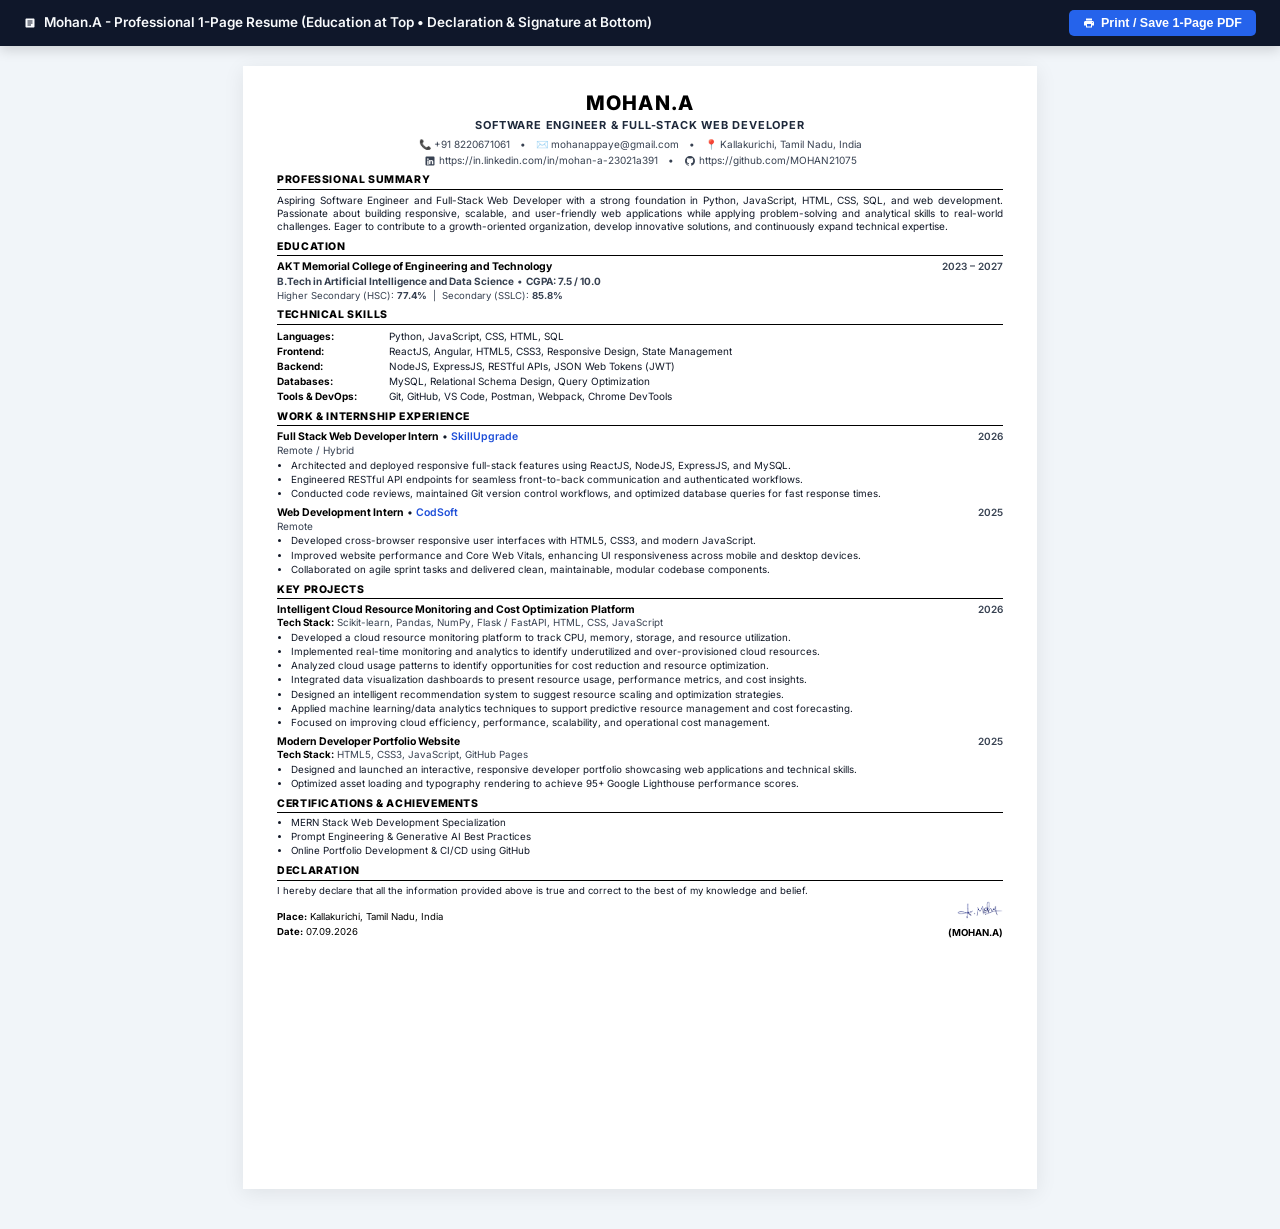
<file: index.html>
<!DOCTYPE html>
<html lang="en">
<head>
  <meta charset="UTF-8">
  <meta name="viewport" content="width=device-width, initial-scale=1.0">
  <title>MOHAN.A - Software Engineer &amp; Full-Stack Web Developer Resume</title>
  <link rel="preconnect" href="https://fonts.googleapis.com">
  <link rel="preconnect" href="https://fonts.gstatic.com" crossorigin>
  <link href="https://fonts.googleapis.com/css2?family=Inter:wght@400;500;600;700;800&display=swap" rel="stylesheet">
  <style>
    :root {
      --primary-color: #000000;
      --text-main: #111827;
      --text-muted: #374151;
      --text-light: #4b5563;
      --border-color: #000000;
      --link-color: #1d4ed8;
      --bg-page: #ffffff;
    }

    * {
      box-sizing: border-box;
      margin: 0;
      padding: 0;
    }

    body {
      font-family: 'Inter', -apple-system, BlinkMacSystemFont, "Segoe UI", Roboto, Helvetica, Arial, sans-serif;
      color: var(--text-main);
      background-color: #f1f5f9;
      font-size: 11px;
      line-height: 1.32;
      -webkit-font-smoothing: antialiased;
    }

    /* Top Action Toolbar */
    .no-print-toolbar {
      background: #0f172a;
      color: #f8fafc;
      padding: 10px 24px;
      display: flex;
      justify-content: space-between;
      align-items: center;
      box-shadow: 0 4px 12px rgba(0,0,0,0.15);
      position: sticky;
      top: 0;
      z-index: 100;
    }

    .toolbar-title {
      font-weight: 600;
      font-size: 13.5px;
      display: flex;
      align-items: center;
      gap: 8px;
    }

    .toolbar-actions {
      display: flex;
      gap: 10px;
      align-items: center;
    }

    .btn {
      padding: 6px 14px;
      border-radius: 5px;
      font-weight: 600;
      font-size: 12.5px;
      cursor: pointer;
      border: none;
      transition: all 0.15s ease;
      display: inline-flex;
      align-items: center;
      gap: 6px;
      text-decoration: none;
    }

    .btn-primary {
      background: #2563eb;
      color: #fff;
    }

    .btn-primary:hover {
      background: #1d4ed8;
    }

    /* Resume Container */
    .resume-wrapper {
      width: 210mm;
      max-width: 100%;
      min-height: 297mm;
      margin: 20px auto 40px auto;
      background: var(--bg-page);
      box-shadow: 0 4px 20px rgba(0,0,0,0.08);
      padding: 24px 34px 20px 34px;
    }

    /* Header */
    .header {
      text-align: center;
      margin-bottom: 6px;
    }

    .header h1 {
      font-size: 20px;
      font-weight: 800;
      letter-spacing: 1.2px;
      color: var(--primary-color);
      margin-bottom: 2px;
      text-transform: uppercase;
    }

    .header .subtitle {
      font-size: 11px;
      font-weight: 700;
      letter-spacing: 0.8px;
      color: #1e293b;
      margin-bottom: 5px;
      text-transform: uppercase;
    }

    .contact-line {
      display: flex;
      justify-content: center;
      flex-wrap: wrap;
      gap: 10px;
      font-size: 10px;
      color: var(--text-muted);
      margin-bottom: 3px;
    }

    .contact-line a {
      color: var(--text-muted);
      text-decoration: none;
      display: inline-flex;
      align-items: center;
      gap: 3px;
    }

    .contact-line a:hover {
      color: var(--link-color);
      text-decoration: underline;
    }

    .icon-svg {
      width: 12px;
      height: 12px;
      vertical-align: -1.5px;
      fill: currentColor;
    }

    /* Section Component */
    .section {
      margin-top: 6px;
    }

    .section-title {
      font-size: 10.5px;
      font-weight: 800;
      letter-spacing: 0.6px;
      text-transform: uppercase;
      color: #000000;
      border-bottom: 1.2px solid #000000;
      padding-bottom: 1.5px;
      margin-bottom: 4px;
    }

    .summary-text {
      text-align: justify;
      color: var(--text-main);
      font-size: 10px;
      line-height: 1.34;
    }

    /* Item Blocks */
    .item-block {
      margin-bottom: 5px;
    }

    .item-block:last-child {
      margin-bottom: 0;
    }

    .item-header {
      display: flex;
      justify-content: space-between;
      align-items: baseline;
      font-size: 10.5px;
    }

    .item-title {
      font-weight: 700;
      color: #000000;
    }

    .item-date {
      font-size: 10px;
      font-weight: 600;
      color: #374151;
    }

    .item-subtitle {
      font-size: 10px;
      color: #374151;
      margin-top: 0.5px;
      margin-bottom: 2px;
      display: flex;
      justify-content: space-between;
    }

    /* Skills Table */
    .skills-table {
      width: 100%;
      border-collapse: collapse;
      font-size: 10px;
    }

    .skills-table td {
      padding: 1px 0;
      vertical-align: top;
      line-height: 1.3;
    }

    .skills-table td.skill-category {
      font-weight: 700;
      color: #000000;
      width: 112px;
      white-space: nowrap;
    }

    .skills-table td.skill-list {
      color: var(--text-main);
    }

    /* Bullet List */
    .bullet-list {
      margin-left: 14px;
      list-style-type: disc;
    }

    .bullet-list li {
      margin-bottom: 1.5px;
      color: var(--text-main);
      font-size: 9.8px;
      line-height: 1.3;
      text-align: justify;
    }

    .tech-stack-line {
      font-size: 9.8px;
      color: #374151;
      margin-bottom: 2px;
    }

    .tech-stack-line strong {
      color: #000000;
    }

    /* Declaration */
    .declaration-content {
      font-size: 9.6px;
      color: var(--text-main);
      line-height: 1.3;
      margin-bottom: 4px;
      text-align: justify;
    }

    .declaration-footer {
      display: flex;
      justify-content: space-between;
      align-items: flex-end;
      font-size: 9.6px;
      color: #000000;
    }

    .declaration-left p {
      margin-bottom: 1.5px;
    }

    .declaration-right {
      display: flex;
      flex-direction: column;
      align-items: flex-end;
      text-align: right;
    }

    .signature-image {
      height: 28px;
      width: auto;
      max-width: 140px;
      object-fit: contain;
      margin-bottom: -2px;
      display: block;
    }

    .declaration-signature {
      font-weight: 700;
      color: #000000;
    }

    /* Print Setup for Strict 1-Page Layout */
    @media print {
      html, body {
        background-color: #fff;
        width: 210mm;
        height: 297mm;
        margin: 0;
        padding: 0;
        font-size: 10px;
        line-height: 1.28;
        color: #000000;
        -webkit-print-color-adjust: exact;
        print-color-adjust: exact;
      }

      .no-print-toolbar {
        display: none !important;
      }

      .resume-wrapper {
        width: 100%;
        min-height: 100%;
        margin: 0;
        padding: 0;
        box-shadow: none;
      }

      .header h1 {
        font-size: 18.5px;
        margin-bottom: 1.5px;
      }

      .header .subtitle {
        font-size: 10.5px;
        margin-bottom: 4px;
      }

      .contact-line {
        font-size: 9.5px;
        margin-bottom: 2px;
        gap: 8px;
      }

      .section {
        margin-top: 5px;
        page-break-inside: avoid;
        break-inside: avoid;
      }

      .section-title {
        font-size: 10px;
        padding-bottom: 1px;
        margin-bottom: 3px;
        border-bottom: 1.2px solid #000000;
      }

      .summary-text {
        font-size: 9.6px;
        line-height: 1.3;
      }

      .item-header {
        font-size: 10px;
      }

      .item-title {
        font-size: 10px;
      }

      .item-date {
        font-size: 9.5px;
      }

      .item-subtitle {
        font-size: 9.5px;
        margin-bottom: 1.5px;
      }

      .skills-table td {
        padding: 0.8px 0;
        font-size: 9.5px;
        line-height: 1.25;
      }

      .skills-table td.skill-category {
        width: 105px;
      }

      .bullet-list li {
        font-size: 9.3px;
        line-height: 1.26;
        margin-bottom: 1.2px;
      }

      .tech-stack-line {
        font-size: 9.3px;
        margin-bottom: 1.5px;
      }

      .declaration-content {
        font-size: 9.2px;
        line-height: 1.25;
        margin-bottom: 2px;
      }

      .declaration-footer {
        font-size: 9.2px;
      }

      .signature-image {
        height: 25px;
      }

      @page {
        size: A4 portrait;
        margin: 7mm 10mm 5mm 10mm;
      }
    }
  </style>
</head>
<body>

  <!-- Action Toolbar (Hidden during print) -->
  <div class="no-print-toolbar">
    <div class="toolbar-title">
      <svg class="icon-svg" viewBox="0 0 24 24"><path d="M19 3H5c-1.1 0-2 .9-2 2v14c0 1.1.9 2 2 2h14c1.1 0 2-.9 2-2V5c0-1.1-.9-2-2-2zm-5 14H7v-2h7v2zm3-4H7v-2h10v2zm0-4H7V7h10v2z"/></svg>
      <span>Mohan.A - Professional 1-Page Resume (Education at Top &bull; Declaration &amp; Signature at Bottom)</span>
    </div>
    <div class="toolbar-actions">
      <button class="btn btn-primary" onclick="window.print()">
        <svg class="icon-svg" viewBox="0 0 24 24"><path d="M19 8H5c-1.66 0-3 1.34-3 3v6h4v4h12v-4h4v-6c0-1.66-1.34-3-3-3zm-3 11H8v-5h8v5zm3-7c-.55 0-1-.45-1-1s.45-1 1-1 1 .45 1 1-.45 1-1 1zm-1-9H6v4h12V3z"/></svg>
        Print / Save 1-Page PDF
      </button>
    </div>
  </div>

  <div class="resume-wrapper">
    <!-- Header -->
    <header class="header">
      <h1>MOHAN.A</h1>
      <div class="subtitle">SOFTWARE ENGINEER &amp; FULL-STACK WEB DEVELOPER</div>
      
      <div class="contact-line">
        <span>📞 +91 8220671061</span>
        <span>•</span>
        <span>✉️ <a href="mailto:mohanappaye@gmail.com">mohanappaye@gmail.com</a></span>
        <span>•</span>
        <span>📍 Kallakurichi, Tamil Nadu, India</span>
      </div>
      
      <div class="contact-line">
        <a href="https://in.linkedin.com/in/mohan-a-23021a391" target="_blank" rel="noreferrer">
          <svg class="icon-svg" viewBox="0 0 24 24"><path d="M19 3a2 2 0 0 1 2 2v14a2 2 0 0 1-2 2H5a2 2 0 0 1-2-2V5a2 2 0 0 1 2-2h14m-.5 15.5v-5.3a3.26 3.26 0 0 0-3.26-3.26c-.85 0-1.84.52-2.28 1.3v-1.11h-2.79v8.37h2.79v-4.93c0-.77.62-1.4 1.39-1.4a1.4 1.4 0 0 1 1.4 1.4v4.93h2.75M6.46 10.9v8.37H9.2V10.9H6.46M7.83 6.64a1.65 1.65 0 1 0-.01 3.3 1.65 1.65 0 0 0 .01-3.3Z"/></svg>
          https://in.linkedin.com/in/mohan-a-23021a391
        </a>
        <span>•</span>
        <a href="https://github.com/MOHAN21075" target="_blank" rel="noreferrer">
          <svg class="icon-svg" viewBox="0 0 24 24"><path d="M12 2A10 10 0 0 0 2 12c0 4.42 2.87 8.17 6.84 9.5.5.08.66-.23.66-.5v-1.69c-2.77.6-3.36-1.34-3.36-1.34-.46-1.16-1.11-1.47-1.11-1.47-.91-.62.07-.6.07-.6 1 .07 1.53 1.03 1.53 1.03.87 1.52 2.34 1.07 2.91.83.09-.65.35-1.09.63-1.34-2.22-.25-4.55-1.11-4.55-4.92 0-1.11.38-2 1.03-2.71-.1-.25-.45-1.29.1-2.64 0 0 .84-.27 2.75 1.02.79-.22 1.65-.33 2.5-.33.85 0 1.71.11 2.5.33 1.91-1.29 2.75-1.02 2.75-1.02.55 1.35.2 2.39.1 2.64.65.71 1.03 1.6 1.03 2.71 0 3.82-2.34 4.66-4.57 4.91.36.31.69.92.69 1.85V21c0 .27.16.59.67.5C19.14 20.16 22 16.42 22 12A10 10 0 0 0 12 2Z"/></svg>
          https://github.com/MOHAN21075
        </a>
      </div>
    </header>

    <!-- 1. PROFESSIONAL SUMMARY -->
    <section class="section">
      <h2 class="section-title">Professional Summary</h2>
      <p class="summary-text">
        Aspiring Software Engineer and Full-Stack Web Developer with a strong foundation in Python, JavaScript, HTML, CSS, SQL, and web development. Passionate about building responsive, scalable, and user-friendly web applications while applying problem-solving and analytical skills to real-world challenges. Eager to contribute to a growth-oriented organization, develop innovative solutions, and continuously expand technical expertise.
      </p>
    </section>

    <!-- 2. EDUCATION (Positioned directly after Professional Summary, before Technical Skills) -->
    <section class="section">
      <h2 class="section-title">Education</h2>
      <div class="item-block">
        <div class="item-header">
          <span class="item-title">AKT Memorial College of Engineering and Technology</span>
          <span class="item-date">2023 – 2027</span>
        </div>
        <div class="item-subtitle">
          <span><strong>B.Tech in Artificial Intelligence and Data Science</strong> • <strong>CGPA: 7.5 / 10.0</strong></span>
        </div>
        <div style="font-size: 9.6px; color: #374151;">
          Higher Secondary (HSC): <strong>77.4%</strong> &nbsp;|&nbsp; Secondary (SSLC): <strong>85.8%</strong>
        </div>
      </div>
    </section>

    <!-- 3. TECHNICAL SKILLS -->
    <section class="section">
      <h2 class="section-title">Technical Skills</h2>
      <table class="skills-table">
        <tr>
          <td class="skill-category">Languages:</td>
          <td class="skill-list">Python, JavaScript, CSS, HTML, SQL</td>
        </tr>
        <tr>
          <td class="skill-category">Frontend:</td>
          <td class="skill-list">ReactJS, Angular, HTML5, CSS3, Responsive Design, State Management</td>
        </tr>
        <tr>
          <td class="skill-category">Backend:</td>
          <td class="skill-list">NodeJS, ExpressJS, RESTful APIs, JSON Web Tokens (JWT)</td>
        </tr>
        <tr>
          <td class="skill-category">Databases:</td>
          <td class="skill-list">MySQL, Relational Schema Design, Query Optimization</td>
        </tr>
        <tr>
          <td class="skill-category">Tools &amp; DevOps:</td>
          <td class="skill-list">Git, GitHub, VS Code, Postman, Webpack, Chrome DevTools</td>
        </tr>
      </table>
    </section>

    <!-- 4. WORK & INTERNSHIP EXPERIENCE -->
    <section class="section">
      <h2 class="section-title">Work &amp; Internship Experience</h2>
      
      <div class="item-block">
        <div class="item-header">
          <div>
            <span class="item-title">Full Stack Web Developer Intern</span> • <span style="font-weight:600; color:#1d4ed8;">SkillUpgrade</span>
          </div>
          <span class="item-date">2026</span>
        </div>
        <div class="item-subtitle">
          <span>Remote / Hybrid</span>
        </div>
        <ul class="bullet-list">
          <li>Architected and deployed responsive full-stack features using ReactJS, NodeJS, ExpressJS, and MySQL.</li>
          <li>Engineered RESTful API endpoints for seamless front-to-back communication and authenticated workflows.</li>
          <li>Conducted code reviews, maintained Git version control workflows, and optimized database queries for fast response times.</li>
        </ul>
      </div>

      <div class="item-block">
        <div class="item-header">
          <div>
            <span class="item-title">Web Development Intern</span> • <span style="font-weight:600; color:#1d4ed8;">CodSoft</span>
          </div>
          <span class="item-date">2025</span>
        </div>
        <div class="item-subtitle">
          <span>Remote</span>
        </div>
        <ul class="bullet-list">
          <li>Developed cross-browser responsive user interfaces with HTML5, CSS3, and modern JavaScript.</li>
          <li>Improved website performance and Core Web Vitals, enhancing UI responsiveness across mobile and desktop devices.</li>
          <li>Collaborated on agile sprint tasks and delivered clean, maintainable, modular codebase components.</li>
        </ul>
      </div>
    </section>

    <!-- 5. KEY PROJECTS -->
    <section class="section">
      <h2 class="section-title">Key Projects</h2>
      
      <div class="item-block">
        <div class="item-header">
          <span class="item-title">Intelligent Cloud Resource Monitoring and Cost Optimization Platform</span>
          <span class="item-date">2026</span>
        </div>
        <div class="tech-stack-line">
          <strong>Tech Stack:</strong> Scikit-learn, Pandas, NumPy, Flask / FastAPI, HTML, CSS, JavaScript
        </div>
        <ul class="bullet-list">
          <li>Developed a cloud resource monitoring platform to track CPU, memory, storage, and resource utilization.</li>
          <li>Implemented real-time monitoring and analytics to identify underutilized and over-provisioned cloud resources.</li>
          <li>Analyzed cloud usage patterns to identify opportunities for cost reduction and resource optimization.</li>
          <li>Integrated data visualization dashboards to present resource usage, performance metrics, and cost insights.</li>
          <li>Designed an intelligent recommendation system to suggest resource scaling and optimization strategies.</li>
          <li>Applied machine learning/data analytics techniques to support predictive resource management and cost forecasting.</li>
          <li>Focused on improving cloud efficiency, performance, scalability, and operational cost management.</li>
        </ul>
      </div>

      <div class="item-block">
        <div class="item-header">
          <span class="item-title">Modern Developer Portfolio Website</span>
          <span class="item-date">2025</span>
        </div>
        <div class="tech-stack-line">
          <strong>Tech Stack:</strong> HTML5, CSS3, JavaScript, GitHub Pages
        </div>
        <ul class="bullet-list">
          <li>Designed and launched an interactive, responsive developer portfolio showcasing web applications and technical skills.</li>
          <li>Optimized asset loading and typography rendering to achieve 95+ Google Lighthouse performance scores.</li>
        </ul>
      </div>
    </section>

    <!-- 6. CERTIFICATIONS & ACHIEVEMENTS -->
    <section class="section">
      <h2 class="section-title">Certifications &amp; Achievements</h2>
      <ul class="bullet-list">
        <li>MERN Stack Web Development Specialization</li>
        <li>Prompt Engineering &amp; Generative AI Best Practices</li>
        <li>Online Portfolio Development &amp; CI/CD using GitHub</li>
      </ul>
    </section>

    <!-- 7. DECLARATION -->
    <section class="section">
      <h2 class="section-title">Declaration</h2>
      <p class="declaration-content">
        I hereby declare that all the information provided above is true and correct to the best of my knowledge and belief.
      </p>
      <div class="declaration-footer">
        <div class="declaration-left">
          <p><strong>Place:</strong> Kallakurichi, Tamil Nadu, India</p>
          <p><strong>Date:</strong> 07.09.2026</p>
        </div>
        <div class="declaration-right">
          <img src="signature.png" alt="Signature of Mohan.A" class="signature-image" />
          <div class="declaration-signature">(MOHAN.A)</div>
        </div>
      </div>
    </section>
  </div>

</body>
</html>
</file>
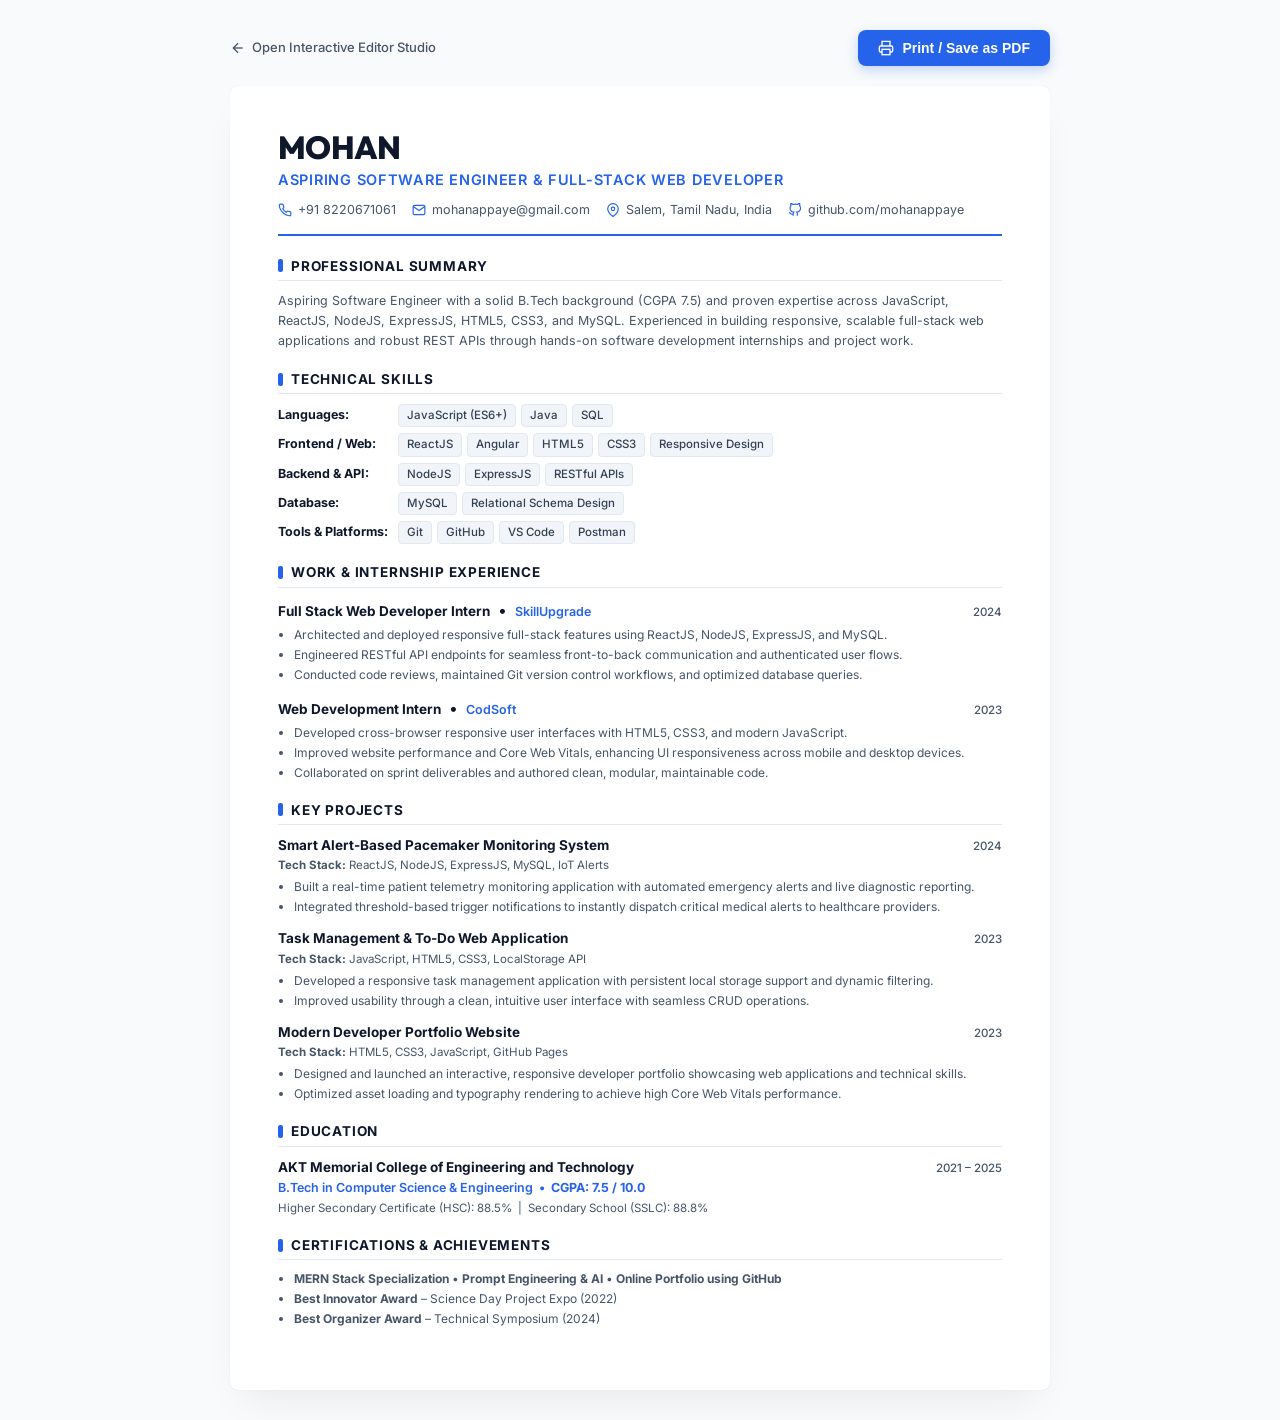
<file: resume.html>
<!DOCTYPE html>
<html lang="en">
<head>
  <meta charset="UTF-8">
  <meta name="viewport" content="width=device-width, initial-scale=1.0">
  <title>MOHAN - Resume | Full-Stack Software Engineer</title>
  <link rel="preconnect" href="https://fonts.googleapis.com">
  <link rel="preconnect" href="https://fonts.gstatic.com" crossorigin>
  <link href="https://fonts.googleapis.com/css2?family=Inter:wght@300;400;500;600;700;800&family=Outfit:wght@600;700;800&display=swap" rel="stylesheet">
  <style>
    :root {
      --primary: #2563eb;
      --primary-dark: #1d4ed8;
      --text-main: #0f172a;
      --text-muted: #475569;
      --bg-page: #f8fafc;
      --border-color: #e2e8f0;
      --tag-bg: #f1f5f9;
      --font-body: 'Inter', system-ui, -apple-system, sans-serif;
      --font-heading: 'Outfit', 'Inter', sans-serif;
    }

    * {
      box-sizing: border-box;
      margin: 0;
      padding: 0;
    }

    body {
      font-family: var(--font-body);
      background-color: var(--bg-page);
      color: var(--text-main);
      line-height: 1.5;
      padding: 30px 16px;
      display: flex;
      flex-direction: column;
      align-items: center;
      min-height: 100vh;
    }

    .action-bar {
      max-width: 820px;
      width: 100%;
      display: flex;
      justify-content: space-between;
      align-items: center;
      margin-bottom: 20px;
    }

    .btn-print {
      background: var(--primary);
      color: white;
      border: none;
      padding: 10px 20px;
      border-radius: 8px;
      font-weight: 600;
      font-size: 14px;
      cursor: pointer;
      display: inline-flex;
      align-items: center;
      gap: 8px;
      box-shadow: 0 4px 12px rgba(37, 99, 235, 0.25);
      transition: all 0.2s ease;
      text-decoration: none;
    }

    .btn-print:hover {
      background: var(--primary-dark);
      transform: translateY(-1px);
    }

    .btn-back {
      color: var(--text-muted);
      text-decoration: none;
      font-size: 13px;
      font-weight: 500;
      display: flex;
      align-items: center;
      gap: 6px;
    }

    .btn-back:hover {
      color: var(--primary);
    }

    .resume-sheet {
      width: 100%;
      max-width: 820px;
      background: #ffffff;
      padding: 44px 48px;
      border-radius: 8px;
      box-shadow: 0 20px 40px -15px rgba(0, 0, 0, 0.08), 0 0 1px rgba(0,0,0,0.15);
    }

    /* Resume Header */
    .resume-header {
      border-bottom: 2.5px solid var(--primary);
      padding-bottom: 14px;
      margin-bottom: 20px;
    }

    .resume-name {
      font-family: var(--font-heading);
      font-size: 32px;
      font-weight: 800;
      letter-spacing: -0.02em;
      color: #0f172a;
      text-transform: uppercase;
      line-height: 1.1;
    }

    .resume-role {
      font-size: 14.5px;
      font-weight: 600;
      color: var(--primary);
      text-transform: uppercase;
      letter-spacing: 0.05em;
      margin-top: 4px;
    }

    .resume-contact {
      display: flex;
      flex-wrap: wrap;
      gap: 16px;
      font-size: 12.5px;
      color: var(--text-muted);
      margin-top: 10px;
    }

    .contact-item {
      display: inline-flex;
      align-items: center;
      gap: 6px;
      text-decoration: none;
      color: inherit;
    }

    .contact-item svg {
      color: var(--primary);
    }

    .contact-item:hover {
      color: var(--primary);
    }

    /* Section Styles */
    .resume-section {
      margin-bottom: 18px;
    }

    .section-title {
      font-size: 13.5px;
      font-weight: 700;
      text-transform: uppercase;
      letter-spacing: 0.06em;
      color: #0f172a;
      border-bottom: 1px solid var(--border-color);
      padding-bottom: 4px;
      margin-bottom: 10px;
      display: flex;
      align-items: center;
      gap: 8px;
    }

    .section-title::before {
      content: '';
      display: inline-block;
      width: 5px;
      height: 13px;
      background: var(--primary);
      border-radius: 2px;
    }

    .resume-summary-text {
      font-size: 12.5px;
      line-height: 1.6;
      color: var(--text-muted);
    }

    /* Skills Grid */
    .skills-container {
      display: flex;
      flex-direction: column;
      gap: 6px;
    }

    .skill-category {
      display: flex;
      align-items: baseline;
      font-size: 12.5px;
      gap: 10px;
    }

    .skill-category-name {
      font-weight: 700;
      color: #0f172a;
      min-width: 110px;
      flex-shrink: 0;
    }

    .skill-tags {
      display: flex;
      flex-wrap: wrap;
      gap: 5px;
    }

    .skill-tag {
      background: var(--tag-bg);
      color: #334155;
      padding: 2px 8px;
      border-radius: 4px;
      font-size: 11.5px;
      font-weight: 500;
      border: 1px solid var(--border-color);
    }

    /* Entry Cards */
    .entry-card {
      margin-bottom: 12px;
    }

    .entry-card:last-child {
      margin-bottom: 0;
    }

    .entry-header {
      display: flex;
      justify-content: space-between;
      align-items: baseline;
    }

    .entry-title {
      font-size: 13.5px;
      font-weight: 700;
      color: #0f172a;
    }

    .entry-subtitle {
      font-size: 12.5px;
      font-weight: 600;
      color: var(--primary);
    }

    .entry-date {
      font-size: 11.5px;
      color: var(--text-muted);
      font-weight: 500;
    }

    .entry-meta {
      font-size: 11.5px;
      color: var(--text-muted);
      margin-top: 2px;
    }

    .entry-bullet-list {
      margin-top: 4px;
      padding-left: 16px;
    }

    .entry-bullet-list li {
      font-size: 12px;
      line-height: 1.5;
      color: var(--text-muted);
      margin-bottom: 2px;
    }

    /* Print Perfect Stylesheet */
    @media print {
      @page {
        size: A4 portrait;
        margin: 0;
      }
      body {
        background: #ffffff !important;
        padding: 0 !important;
      }
      .no-print {
        display: none !important;
      }
      .resume-sheet {
        box-shadow: none !important;
        border-radius: 0 !important;
        padding: 14mm 16mm !important;
        max-width: 100% !important;
        width: 210mm !important;
        min-height: 297mm !important;
      }
      * {
        -webkit-print-color-adjust: exact !important;
        print-color-adjust: exact !important;
      }
    }
  </style>
</head>
<body>

  <!-- Floating Action Bar for Web Visitors -->
  <div class="action-bar no-print">
    <a href="index.html" class="btn-back">
      <svg width="16" height="16" viewBox="0 0 24 24" fill="none" stroke="currentColor" stroke-width="2"><line x1="19" y1="12" x2="5" y2="12"></line><polyline points="12 19 5 12 12 5"></polyline></svg>
      Open Interactive Editor Studio
    </a>
    <button class="btn-print" onclick="window.print()">
      <svg width="16" height="16" viewBox="0 0 24 24" fill="none" stroke="currentColor" stroke-width="2"><polyline points="6 9 6 2 18 2 18 9"></polyline><path d="M6 18H4a2 2 0 0 1-2-2v-5a2 2 0 0 1 2-2h16a2 2 0 0 1 2 2v5a2 2 0 0 1-2 2h-2"></path><rect x="6" y="14" width="12" height="8"></rect></svg>
      Print / Save as PDF
    </button>
  </div>

  <!-- Main Resume Sheet -->
  <div class="resume-sheet">
    
    <!-- Header -->
    <header class="resume-header">
      <h1 class="resume-name">MOHAN</h1>
      <div class="resume-role">Aspiring Software Engineer & Full-Stack Web Developer</div>
      <div class="resume-contact">
        <a href="tel:+918220671061" class="contact-item">
          <svg width="14" height="14" viewBox="0 0 24 24" fill="none" stroke="currentColor" stroke-width="2"><path d="M22 16.92v3a2 2 0 0 1-2.18 2 19.79 19.79 0 0 1-8.63-3.07 19.5 19.5 0 0 1-6-6 19.79 19.79 0 0 1-3.07-8.67A2 2 0 0 1 4.11 2h3a2 2 0 0 1 2 1.72 12.84 12.84 0 0 0 .7 2.81 2 2 0 0 1-.45 2.11L8.09 9.91a16 16 0 0 0 6 6l1.27-1.27a2 2 0 0 1 2.11-.45 12.84 12.84 0 0 0 2.81.7A2 2 0 0 1 22 16.92z"/></svg>
          <span>+91 8220671061</span>
        </a>
        <a href="mailto:mohanappaye@gmail.com" class="contact-item">
          <svg width="14" height="14" viewBox="0 0 24 24" fill="none" stroke="currentColor" stroke-width="2"><path d="M4 4h16c1.1 0 2 .9 2 2v12c0 1.1-.9 2-2 2H4c-1.1 0-2-.9-2-2V6c0-1.1.9-2 2-2z"/><polyline points="22,6 12,13 2,6"/></svg>
          <span>mohanappaye@gmail.com</span>
        </a>
        <span class="contact-item">
          <svg width="14" height="14" viewBox="0 0 24 24" fill="none" stroke="currentColor" stroke-width="2"><path d="M21 10c0 7-9 13-9 13s-9-6-9-13a9 9 0 0 1 18 0z"/><circle cx="12" cy="10" r="3"/></svg>
          <span>Salem, Tamil Nadu, India</span>
        </span>
        <a href="https://github.com/mohanappaye" target="_blank" class="contact-item">
          <svg width="14" height="14" viewBox="0 0 24 24" fill="none" stroke="currentColor" stroke-width="2"><path d="M9 19c-5 1.5-5-2.5-7-3m14 6v-3.87a3.37 3.37 0 0 0-.94-2.61c3.14-.35 6.44-1.54 6.44-7A5.44 5.44 0 0 0 20 4.77 5.07 5.07 0 0 0 19.91 1S18.73.65 16 2.48a13.38 13.38 0 0 0-7 0C6.27.65 5.09 1 5.09 1A5.07 5.07 0 0 0 5 4.77a5.44 5.44 0 0 0-1.5 3.78c0 5.42 3.3 6.61 6.44 7A3.37 3.37 0 0 0 9 18.13V22"/></svg>
          <span>github.com/mohanappaye</span>
        </a>
      </div>
    </header>

    <!-- Professional Summary -->
    <section class="resume-section">
      <h2 class="section-title">Professional Summary</h2>
      <p class="resume-summary-text">
        Aspiring Software Engineer with a solid B.Tech background (CGPA 7.5) and proven expertise across JavaScript, ReactJS, NodeJS, ExpressJS, HTML5, CSS3, and MySQL. Experienced in building responsive, scalable full-stack web applications and robust REST APIs through hands-on software development internships and project work.
      </p>
    </section>

    <!-- Technical Skills -->
    <section class="resume-section">
      <h2 class="section-title">Technical Skills</h2>
      <div class="skills-container">
        <div class="skill-category">
          <span class="skill-category-name">Languages:</span>
          <div class="skill-tags">
            <span class="skill-tag">JavaScript (ES6+)</span>
            <span class="skill-tag">Java</span>
            <span class="skill-tag">SQL</span>
          </div>
        </div>
        <div class="skill-category">
          <span class="skill-category-name">Frontend / Web:</span>
          <div class="skill-tags">
            <span class="skill-tag">ReactJS</span>
            <span class="skill-tag">Angular</span>
            <span class="skill-tag">HTML5</span>
            <span class="skill-tag">CSS3</span>
            <span class="skill-tag">Responsive Design</span>
          </div>
        </div>
        <div class="skill-category">
          <span class="skill-category-name">Backend & API:</span>
          <div class="skill-tags">
            <span class="skill-tag">NodeJS</span>
            <span class="skill-tag">ExpressJS</span>
            <span class="skill-tag">RESTful APIs</span>
          </div>
        </div>
        <div class="skill-category">
          <span class="skill-category-name">Database:</span>
          <div class="skill-tags">
            <span class="skill-tag">MySQL</span>
            <span class="skill-tag">Relational Schema Design</span>
          </div>
        </div>
        <div class="skill-category">
          <span class="skill-category-name">Tools & Platforms:</span>
          <div class="skill-tags">
            <span class="skill-tag">Git</span>
            <span class="skill-tag">GitHub</span>
            <span class="skill-tag">VS Code</span>
            <span class="skill-tag">Postman</span>
          </div>
        </div>
      </div>
    </section>

    <!-- Work & Internship Experience -->
    <section class="resume-section">
      <h2 class="section-title">Work & Internship Experience</h2>

      <div class="entry-card">
        <div class="entry-header">
          <div>
            <span class="entry-title">Full Stack Web Developer Intern</span> &nbsp;•&nbsp; <span class="entry-subtitle">SkillUpgrade</span>
          </div>
          <span class="entry-date">2024</span>
        </div>
        <ul class="entry-bullet-list">
          <li>Architected and deployed responsive full-stack features using ReactJS, NodeJS, ExpressJS, and MySQL.</li>
          <li>Engineered RESTful API endpoints for seamless front-to-back communication and authenticated user flows.</li>
          <li>Conducted code reviews, maintained Git version control workflows, and optimized database queries.</li>
        </ul>
      </div>

      <div class="entry-card">
        <div class="entry-header">
          <div>
            <span class="entry-title">Web Development Intern</span> &nbsp;•&nbsp; <span class="entry-subtitle">CodSoft</span>
          </div>
          <span class="entry-date">2023</span>
        </div>
        <ul class="entry-bullet-list">
          <li>Developed cross-browser responsive user interfaces with HTML5, CSS3, and modern JavaScript.</li>
          <li>Improved website performance and Core Web Vitals, enhancing UI responsiveness across mobile and desktop devices.</li>
          <li>Collaborated on sprint deliverables and authored clean, modular, maintainable code.</li>
        </ul>
      </div>
    </section>

    <!-- Key Projects -->
    <section class="resume-section">
      <h2 class="section-title">Key Projects</h2>

      <div class="entry-card">
        <div class="entry-header">
          <span class="entry-title">Smart Alert-Based Pacemaker Monitoring System</span>
          <span class="entry-date">2024</span>
        </div>
        <div class="entry-meta"><strong>Tech Stack:</strong> ReactJS, NodeJS, ExpressJS, MySQL, IoT Alerts</div>
        <ul class="entry-bullet-list">
          <li>Built a real-time patient telemetry monitoring application with automated emergency alerts and live diagnostic reporting.</li>
          <li>Integrated threshold-based trigger notifications to instantly dispatch critical medical alerts to healthcare providers.</li>
        </ul>
      </div>

      <div class="entry-card">
        <div class="entry-header">
          <span class="entry-title">Task Management & To-Do Web Application</span>
          <span class="entry-date">2023</span>
        </div>
        <div class="entry-meta"><strong>Tech Stack:</strong> JavaScript, HTML5, CSS3, LocalStorage API</div>
        <ul class="entry-bullet-list">
          <li>Developed a responsive task management application with persistent local storage support and dynamic filtering.</li>
          <li>Improved usability through a clean, intuitive user interface with seamless CRUD operations.</li>
        </ul>
      </div>

      <div class="entry-card">
        <div class="entry-header">
          <span class="entry-title">Modern Developer Portfolio Website</span>
          <span class="entry-date">2023</span>
        </div>
        <div class="entry-meta"><strong>Tech Stack:</strong> HTML5, CSS3, JavaScript, GitHub Pages</div>
        <ul class="entry-bullet-list">
          <li>Designed and launched an interactive, responsive developer portfolio showcasing web applications and technical skills.</li>
          <li>Optimized asset loading and typography rendering to achieve high Core Web Vitals performance.</li>
        </ul>
      </div>
    </section>

    <!-- Education -->
    <section class="resume-section">
      <h2 class="section-title">Education</h2>
      <div class="entry-card">
        <div class="entry-header">
          <span class="entry-title">AKT Memorial College of Engineering and Technology</span>
          <span class="entry-date">2021 – 2025</span>
        </div>
        <div class="entry-subtitle" style="margin-top:2px;">B.Tech in Computer Science & Engineering &nbsp;•&nbsp; <strong>CGPA: 7.5 / 10.0</strong></div>
        <div class="entry-meta" style="margin-top:2px;">Higher Secondary Certificate (HSC): 88.5% &nbsp;|&nbsp; Secondary School (SSLC): 88.8%</div>
      </div>
    </section>

    <!-- Certifications & Achievements -->
    <section class="resume-section">
      <h2 class="section-title">Certifications & Achievements</h2>
      <ul class="entry-bullet-list">
        <li><strong>MERN Stack Specialization</strong> • <strong>Prompt Engineering & AI</strong> • <strong>Online Portfolio using GitHub</strong></li>
        <li><strong>Best Innovator Award</strong> – Science Day Project Expo (2022)</li>
        <li><strong>Best Organizer Award</strong> – Technical Symposium (2024)</li>
      </ul>
    </section>

  </div>

</body>
</html>
</file>
